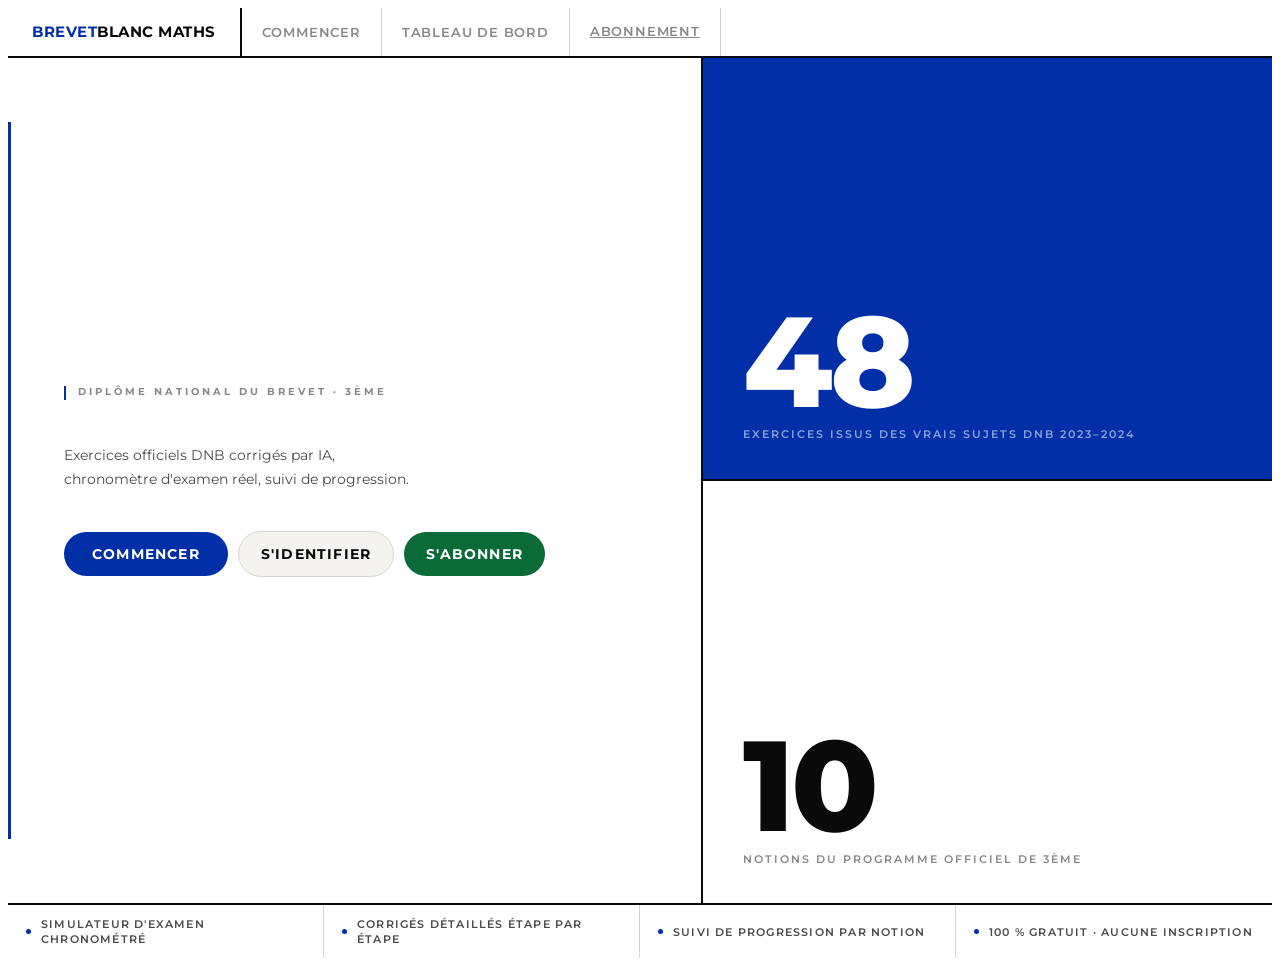
<file: index.html>
<!DOCTYPE html>
<html lang="fr">

<!-- ─────────────────────────────────────────────────────────────────
     SECTION 1 — HEAD
     ───────────────────────────────────────────────────────────────── -->
<head>
<meta charset="UTF-8">
<meta name="viewport" content="width=device-width, initial-scale=1.0">
<title>Brevet Blanc Maths – Exercices Corrigés en Ligne | 3ème</title>
<meta name="description" content="Préparez votre brevet blanc de maths avec des exercices interactifs corrigés par IA. Simulateur d'examen chronométré, corrigés détaillés, suivi de progression. Gratuit pour les élèves de 3ème.">
<link href="https://fonts.googleapis.com/css2?family=Montserrat:ital,wght@0,300;0,400;0,500;0,600;0,700;0,800;1,400;1,600&family=Source+Code+Pro:wght@400;500&display=swap" rel="stylesheet">
<link rel="stylesheet" href="style/style.css">
</head>

<!-- ─────────────────────────────────────────────────────────────────
     SECTION 3 — INDEX HTML
       3.1  Navigation globale
       3.2  Écran Landing (#screen-landing)
       3.3  Écran Setup (#screen-setup)
       3.4  Écran Examen (#screen-exam)
       3.5  Écran Résultats (#screen-results)
       3.6  Tableau de bord (#screen-dash)
     ───────────────────────────────────────────────────────────────── -->
<body>

<!-- ── 3.1  Navigation globale ──────────────────────────────────────
     Barre sticky en haut de toutes les vues.
     Logo cliquable → landing | Liens : Commencer, Tableau de bord
     ──────────────────────────────────────────────────────────────── -->
<nav class="gnav" id="gnav">
  <div class="gnav-logo" onclick="go('screen-landing','navLanding')"><em>Brevet</em> Blanc Maths</div>
  <div class="gnav-links">
    <button class="gnav-link" id="navSetup" onclick="go('screen-setup','navSetup')">Commencer</button>
    <button class="gnav-link" id="navDash" onclick="go('screen-dash','navDash');renderDash()">Tableau de bord</button>
    <a class="gnav-link" href="abonnement.html">Abonnement</a>
  </div>

     
</nav>

<!-- ── 3.2  Écran Landing ────────────────────────────────────────────
     Page d'accueil plein écran.
     Héro 2 colonnes :
       • Gauche : accroche, tagline, boutons CTA
       • Droite : 2 tuiles de chiffres clés (48 exos / 10 notions)
     Pied de page : bande 4 arguments produit
     ──────────────────────────────────────────────────────────────── -->
<div class="screen active" id="screen-landing">
<div class="lp">
  <div class="lp-hero">
    <!-- Colonne gauche : pitch principal -->
    <div class="lp-left">
      <span class="lp-kicker">Diplôme National du Brevet · 3ème</span>
      <p class="lp-tagline">Exercices officiels DNB corrigés par IA, chronomètre d'examen réel, suivi de progression.</p>
      <div class="lp-cta-row">
        <button class="btn btn-primary" style="padding:13px 28px;font-size:14px" onclick="go('screen-setup','navSetup')">Commencer</button>
        <button class="btn btn-light" style="padding:13px 22px;font-size:14px" onclick="alert('Fonctionnalité bientôt disponible.')">S'identifier</button>
        <button class="btn btn-primary" style="padding:13px 22px;font-size:14px;background:var(--green);border-color:var(--green)" onclick="alert('Fonctionnalité bientôt disponible.')">S'abonner</button>
      </div>
    </div>
    <!-- Colonne droite : tuiles statistiques -->
    <div class="lp-right">
      <div class="lp-tile">
        <div class="lp-tile-n">48</div>
        <div class="lp-tile-label">exercices issus des vrais sujets DNB 2023–2024</div>
      </div>
      <div class="lp-tile">
        <div class="lp-tile-n">10</div>
        <div class="lp-tile-label">notions du programme officiel de 3ème</div>
      </div>
    </div>
  </div>
  <!-- Bande d'arguments produit en bas de page -->
  <div class="lp-strip">
    <div class="lp-strip-item"><div class="lp-strip-dot"></div><div class="lp-strip-text">Simulateur d'examen chronométré</div></div>
    <div class="lp-strip-item"><div class="lp-strip-dot"></div><div class="lp-strip-text">Corrigés détaillés étape par étape</div></div>
    <div class="lp-strip-item"><div class="lp-strip-dot"></div><div class="lp-strip-text">Suivi de progression par notion</div></div>
    <div class="lp-strip-item"><div class="lp-strip-dot"></div><div class="lp-strip-text">100 % gratuit · aucune inscription</div></div>
  </div>
</div>
</div>

<!-- ── 3.3  Écran Setup ──────────────────────────────────────────────
     Configuration de l'épreuve avant de démarrer.
     • Hero bleu : titre + mini-stats (pts, durée)
     • Corps :
         - Sélection de la durée (chips radio)
         - Sélection des notions (grille multi-sélection)
         - Bouton "Démarrer le brevet"
     ──────────────────────────────────────────────────────────────── -->
<div class="screen" id="screen-setup">
  <!-- Hero de configuration (fond Klein Blue) -->
  <div class="setup-hero" style="flex-shrink:0">
    <div class="setup-hero-inner" style="max-width:920px;margin:0 auto;padding:28px 48px 20px">
      <div>
        <span class="setup-eyebrow">Nouveau brevet blanc</span>
        <h1 class="setup-h1">Choisissez votre<br><em>épreuve.</em></h1>
        <div class="setup-hero-meta">
          <span>100 points au total</span><span>Durée au choix</span><span>Notions ciblées</span>
        </div>
      </div>
      <!-- Mini-stats : points totaux + durée sélectionnée (mise à jour par JS) -->
      <div class="setup-stats">
        <div class="setup-stat"><div class="setup-stat-n">100</div><div class="setup-stat-l">points</div></div>
        <div class="setup-stat"><div class="setup-stat-n" id="setupTimerVal">2h</div><div class="setup-stat-l">durée choisie</div></div>
      </div>
    </div>
  </div>

  <!-- Corps scrollable du formulaire de setup -->
  <div class="setup-body" style="flex:1;overflow-y:auto;min-height:0">

    <!-- Bloc 1 : sélection de la durée -->
    <div class="setup-block">
      <div class="setup-block-title">Durée de l'épreuve</div>
      <div class="timer-row" id="timerRow">
        <!-- data-min : durée en minutes ; onclick : selTimer() met à jour selMin -->
        <div class="timer-chip sel" data-min="120" onclick="selTimer(this)">2h — Durée réelle</div>
        <div class="timer-chip" data-min="60" onclick="selTimer(this)">1 heure</div>
        <div class="timer-chip" data-min="30" onclick="selTimer(this)">30 min</div>
        <div class="timer-chip" data-min="10" onclick="selTimer(this)">10 min</div>
        <div class="timer-chip" data-min="5" onclick="selTimer(this)">5 min</div>
      </div>
    </div>

    <!-- Bloc 2 : sélection des notions (data-id utilisé par selChap()) -->
    <div class="setup-block">
      <div class="setup-block-title">Notions à travailler</div>
      <div class="chap-grid" id="chapGrid">
        <div class="chap-chip sel" data-id="all" onclick="selChap(this)"><div class="chk">✓</div><div><div class="ch-name">Toutes les notions</div><div class="ch-sub">Sujet complet type brevet</div></div></div>
        <div class="chap-chip" data-id="probabilites" onclick="selChap(this)"><div class="chk"></div><div><div class="ch-name">Probabilités</div><div class="ch-sub">Fréquences, événements</div></div></div>
        <div class="chap-chip" data-id="proportionnalite" onclick="selChap(this)"><div class="chk"></div><div><div class="ch-name">Proportionnalité</div><div class="ch-sub">Tableaux, pourcentages</div></div></div>
        <div class="chap-chip" data-id="statistiques" onclick="selChap(this)"><div class="chk"></div><div><div class="ch-name">Statistiques</div><div class="ch-sub">Moyenne, médiane, étendue</div></div></div>
        <div class="chap-chip" data-id="geometrie" onclick="selChap(this)"><div class="chk"></div><div><div class="ch-name">Géométrie</div><div class="ch-sub">Pythagore, Thalès, angles</div></div></div>
        <div class="chap-chip" data-id="algebre" onclick="selChap(this)"><div class="chk"></div><div><div class="ch-name">Algèbre &amp; Fonctions</div><div class="ch-sub">Équations, fonctions affines</div></div></div>
        <div class="chap-chip" data-id="arithmetique" onclick="selChap(this)"><div class="chk"></div><div><div class="ch-name">Arithmétique</div><div class="ch-sub">PGCD, PPCM, nombres premiers</div></div></div>
        <div class="chap-chip" data-id="volumes" onclick="selChap(this)"><div class="chk"></div><div><div class="ch-name">Volumes &amp; Grandeurs</div><div class="ch-sub">Solides, unités</div></div></div>
        <div class="chap-chip" data-id="puissances" onclick="selChap(this)"><div class="chk"></div><div><div class="ch-name">Puissances</div><div class="ch-sub">Notation scientifique</div></div></div>
        <div class="chap-chip" data-id="algorithmique" onclick="selChap(this)"><div class="chk"></div><div><div class="ch-name">Algorithmique</div><div class="ch-sub">Scratch, programmes</div></div></div>
        <div class="chap-chip" data-id="situations" onclick="selChap(this)"><div class="chk"></div><div><div class="ch-name">QCM &amp; Situations</div><div class="ch-sub">Exercices multi-notions</div></div></div>
      </div>
    </div>

    <!-- CTA : lancer l'examen -->
    <div class="setup-cta">
      <button class="btn btn-dark" style="padding:13px 32px;font-size:14px" onclick="startExam()">Démarrer le brevet</button>
    </div>
  </div>
</div>

<!-- ── 3.4  Écran Examen ─────────────────────────────────────────────
     Cœur de l'application.
     Structure :
       • Bandeau sticky (titre, chrono, score live, bouton Terminer)
       • Barre de progression
       • Pills de navigation entre exercices
       • Zone principale : spinner puis exercices injectés par JS (renderExam())
       • Pied de page : score total courant
     Les exercices et questions sont générés dynamiquement via renderExam().
     ──────────────────────────────────────────────────────────────── -->
<div class="screen" id="screen-exam">

  <!-- Bandeau sticky -->
  <div class="exam-top">
    <div class="exam-top-inner">
      <div class="exam-title-wrap">
        <h2>Brevet Blanc — Mathématiques</h2>
        <!-- Notions de l'épreuve en cours (injecté par JS) -->
        <div class="sub" id="examSub">Chargement…</div>
      </div>
      <div class="timer-block">
        <!-- Chronomètre (mis à jour chaque seconde par startTimer()) -->
        <div>
          <div class="timer-face" id="timerFace">02:00:00</div>
          <div style="font-size:9px;letter-spacing:2px;text-transform:uppercase;color:rgba(255,255,255,.28);text-align:center;margin-top:2px">Temps restant</div>
        </div>
        <!-- Score live (mis à jour à chaque validation) -->
        <div class="live-sc-box">
          <div style="display:flex;align-items:baseline;gap:3px;justify-content:flex-end">
            <div class="live-sc-num" id="liveSc">0</div>
            <span class="live-sc-denom" id="liveScMax">/0</span>
          </div>
          <div class="live-sc-lbl">points</div>
        </div>
        <!-- Bouton "Terminer" — activé uniquement quand toutes les questions sont validées -->
        <button class="btn-end" id="btnEnd" onclick="endExam()" disabled title="Validez toutes vos réponses pour terminer">Terminer</button>
      </div>
    </div>
  </div>

  <!-- Barre de progression (largeur mise à jour par updateLive()) -->
  <div class="exam-progress-bar"><div class="exam-progress-fill" id="examProgressFill"></div></div>

  <!-- Navigation rapide entre exercices (injectée par renderExam()) -->
  <div class="pills-bar"><div class="pills-bar-inner" id="pillsBar"></div></div>

  <!-- Zone principale : spinner puis exercices -->
  <div class="exam-main">
    <div class="loading-box" id="loadingBox">
      <div class="spinner"></div>
      <p>Génération des exercices…</p>
    </div>
    <!-- Les exercices sont injectés ici par renderExam() -->
    <div id="exContainer"></div>

    <!-- Pied de page avec score courant (affiché après chargement) -->
    <div class="exam-footer" id="examFooter" style="display:none">
      <div>
        <div style="font-size:10px;letter-spacing:3px;text-transform:uppercase;color:var(--ink5);font-weight:600;margin-bottom:4px">Total provisoire</div>
        <p style="font-size:13px;font-style:italic;color:var(--ink4)">Validez vos réponses pour calculer votre score</p>
      </div>
      <div class="footer-score-wrap">
        <div class="footer-score"><span id="footerSc">0</span><sub> pts</sub></div>
        <div class="footer-bar-track"><div class="footer-bar-fill" id="footerBarFill"></div></div>
      </div>
    </div>
  </div>
</div>

<!-- ── 3.5  Écran Résultats ──────────────────────────────────────────
     Affiché à la fin de l'examen via endExam().
     Structure :
       • Hero sombre : score /100, mention, barres (correct/partiel/faux)
       • Commentaire IA personnalisé (généré par generateComment())
       • Bandeau CTA : nouveau brevet / tableau de bord / voir détail
       • Grille 3 colonnes :
           – Score par notion (bdown-row)
           – Points à retravailler (err-card)
           – Conseils IA (générés par generateAdvice())
     ──────────────────────────────────────────────────────────────── -->
<div class="screen" id="screen-results">

  <!-- Hero : score géant + stats -->
  <div class="res-hero">
    <div class="res-hero-inner">
      <div class="res-score-col">
        <div class="res-eyebrow">Brevet Blanc · Résultats</div>
        <!-- Score sur 100 (injecté par endExam()) -->
        <div class="res-score" id="resScore">—<span>/100</span></div>
        <!-- Mention (Très Bien, Bien…) -->
        <div class="res-mention" id="resMention"></div>
        <!-- Barre de score animée -->
        <div class="res-bar-wrap"><div class="res-bar" id="resBar" style="width:0%"></div></div>
      </div>
      <!-- Compteurs correct / partiel / faux -->
      <div class="res-stats-col">
        <div class="res-stat-box"><div class="res-stat-n" id="resCorrect">—</div><div class="res-stat-l">Correctes</div></div>
        <div class="res-stat-box partial"><div class="res-stat-n" id="resPartial">—</div><div class="res-stat-l">Partielles</div></div>
        <div class="res-stat-box wrong"><div class="res-stat-n" id="resWrong">—</div><div class="res-stat-l">Incorrectes</div></div>
      </div>
    </div>

    <!-- Commentaire IA (chargé de manière asynchrone) -->
    <div class="res-comment-wrap">
      <div class="res-hero-inner" style="padding-top:0;padding-bottom:36px">
        <div id="resComment" class="res-comment">
          <span class="mini-sp" style="width:14px;height:14px;border-width:2px;border-top-color:rgba(255,255,255,.6);border-color:rgba(255,255,255,.2)"></span>
          <span style="font-family:'Montserrat',sans-serif;font-size:12px;font-weight:600;letter-spacing:1.5px;text-transform:uppercase;color:rgba(255,255,255,.4)">Analyse en cours…</span>
        </div>
      </div>
    </div>
  </div>

  <!-- Bandeau CTA -->
  <div class="res-cta-top">
    <div class="res-hero-inner" style="padding:20px 48px">
      <button class="btn btn-primary" onclick="go('screen-setup','navSetup')">Nouveau brevet</button>
      <button class="btn btn-light" onclick="go('screen-dash','navDash');renderDash()">Tableau de bord</button>
      <button class="btn btn-ghost" onclick="document.getElementById('res-details').scrollIntoView({behavior:'smooth'})">Voir le détail ↓</button>
    </div>
  </div>

  <!-- Grille détails résultats (3 colonnes) -->
  <div class="res-main" id="res-details">
    <!-- Col 1 : Score par notion (injecté par endExam()) -->
    <div class="res-col"><div class="res-col-title">Score par notion</div><div id="resByNotion"></div></div>
    <!-- Col 2 : Erreurs détaillées (injecté par endExam()) -->
    <div class="res-col"><div class="res-col-title">Points à retravailler</div><div id="resErrors"></div></div>
    <!-- Col 3 : Conseils IA (injecté par generateAdvice()) -->
    <div class="res-col res-col-advice"><div class="res-col-title">Conseils de révision</div><div id="resAdvice"><div class="advice-loading"><span class="mini-sp" style="width:14px;height:14px;border-width:2px"></span><span>Chargement…</span></div></div></div>
  </div>

  <!-- Pied de page résultats -->
  <div class="res-footer">
    <button class="btn btn-primary" onclick="go('screen-setup','navSetup')">Nouveau brevet</button>
    <button class="btn btn-light" onclick="go('screen-dash','navDash');renderDash()">Tableau de bord</button>
  </div>
</div>

<!-- ── 3.6  Tableau de bord ──────────────────────────────────────────
     Vue statistiques multi-sessions.
     Structure (générée par renderDash()) :
       • Bandeau titre
       • Corps :
           - Ligne de cartes statistiques (#dashStats)
           - Graphique progression des scores (#chartSection)
           - Grille 3 colonnes :
               · Historique des sessions
               · Notions faibles (barres horizontales)
               · Conseils IA globaux (#dashAdvice)
     ──────────────────────────────────────────────────────────────── -->
<div class="screen" id="screen-dash">

  <!-- Bandeau titre -->
  <div class="dash-banner">
    <div class="dash-banner-inner" style="padding:36px 48px 28px">
      <span style="color:rgba(255,255,255,.3);font-family:'Montserrat',sans-serif;font-size:10px;letter-spacing:4px;text-transform:uppercase;font-weight:700;display:block;margin-bottom:8px">Votre espace</span>
      <h2 style="font-family:'Montserrat',sans-serif;font-size:clamp(36px,5vw,56px);font-weight:900;letter-spacing:-1.5px;text-transform:uppercase;color:#fff;line-height:.92;margin:0">Tableau de <em style="font-style:normal;color:rgba(150,180,255,.85)">bord</em></h2>
    </div>
  </div>

  <!-- Corps du dashboard (entièrement injecté par renderDash()) -->
  <div class="dash-body">
    <!-- Cartes statistiques (nb sessions, moyenne, meilleur score, évolution, dernière mention) -->
    <div class="stat-row" id="dashStats"></div>
    <!-- Graphique barres (visible si ≥ 2 sessions) -->
    <div class="chart-section" id="chartSection" style="display:none;margin-bottom:32px">
      <div class="chart-wrap" id="chartWrap"></div>
    </div>
    <!-- Grille 3 colonnes : historique / points faibles / conseils -->
    <div style="display:grid;grid-template-columns:1.2fr 1fr 1.1fr;gap:36px;align-items:start" id="dashGrid"></div>
  </div>
</div>

<!-- ─────────────────────────────────────────────────────────────────
     SCRIPTS — chargés en fin de body pour garantir que le DOM est prêt
     Ordre important : Exercices.js (BANK) doit être chargé AVANT app.js
     ───────────────────────────────────────────────────────────────── -->
<script src="script/exercices.js"></script>
<script src="script/app.js"></script>



     
</body>
</html>
</file>
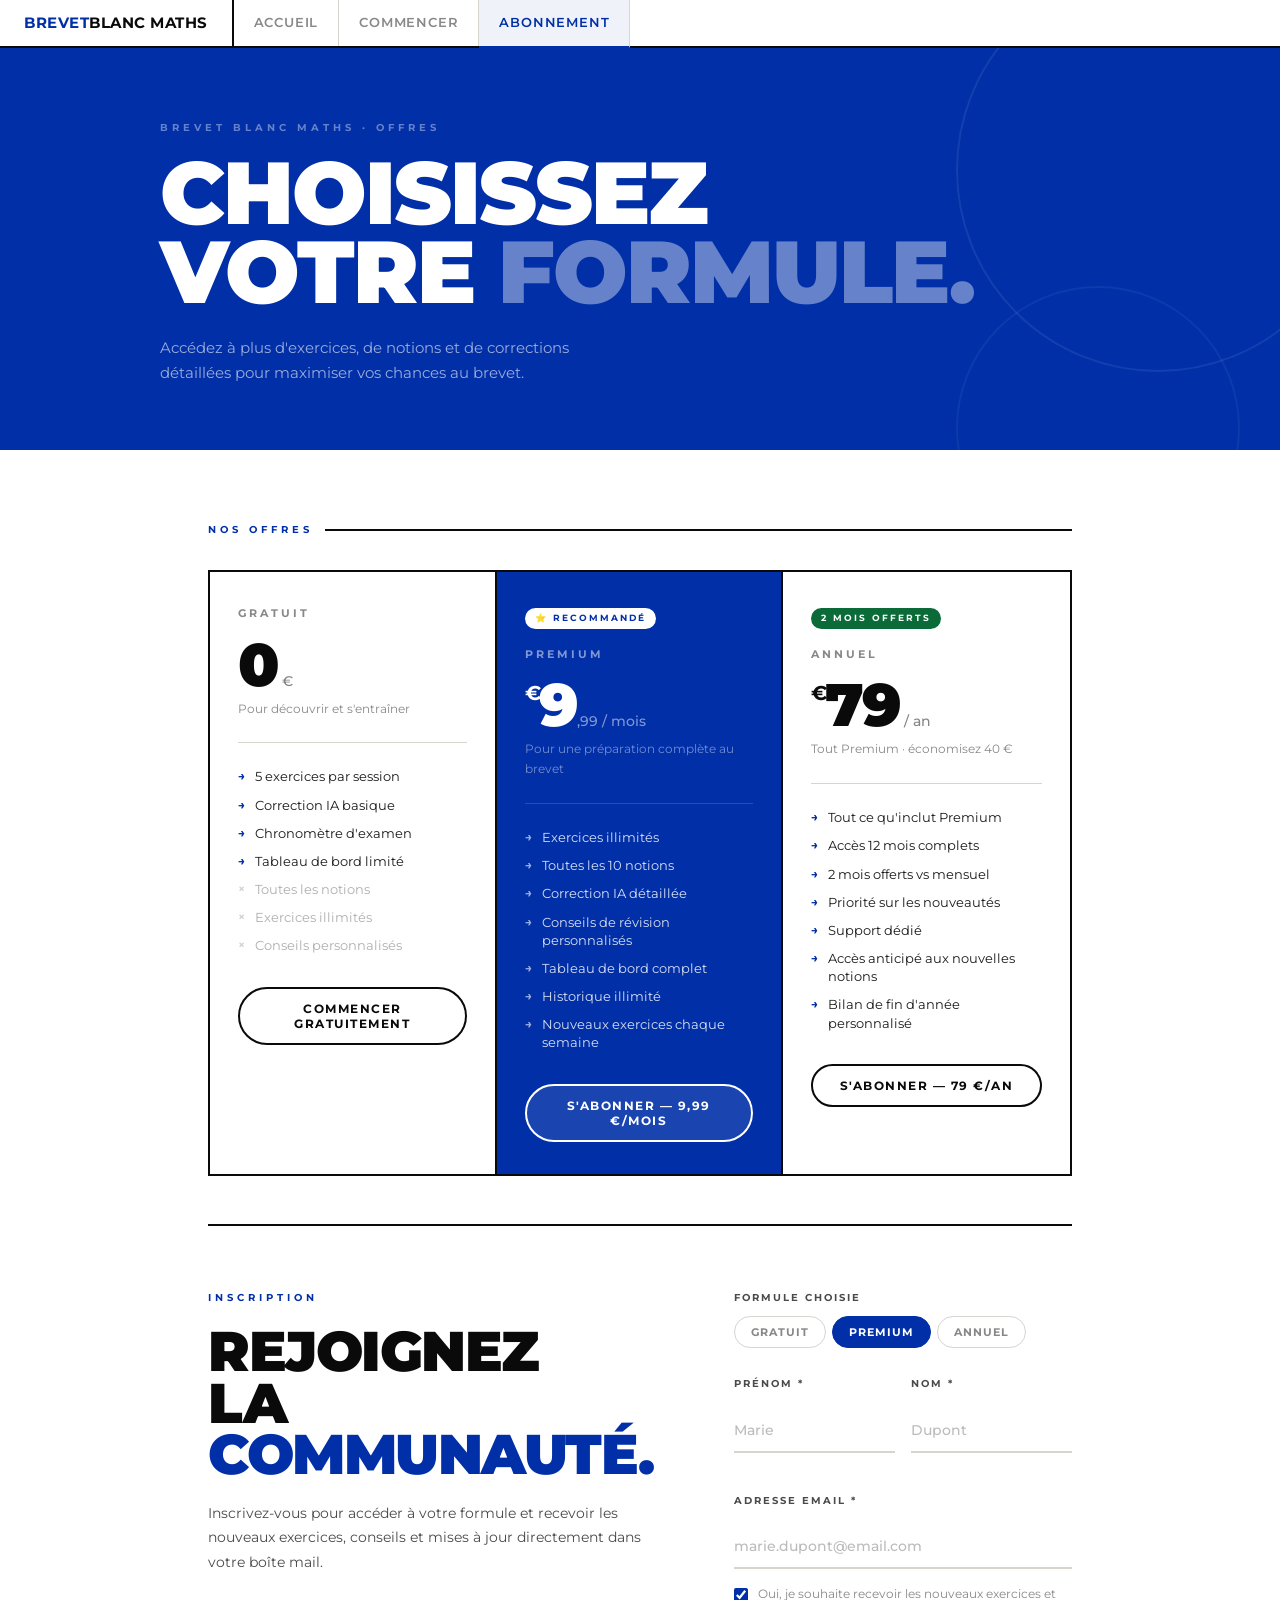
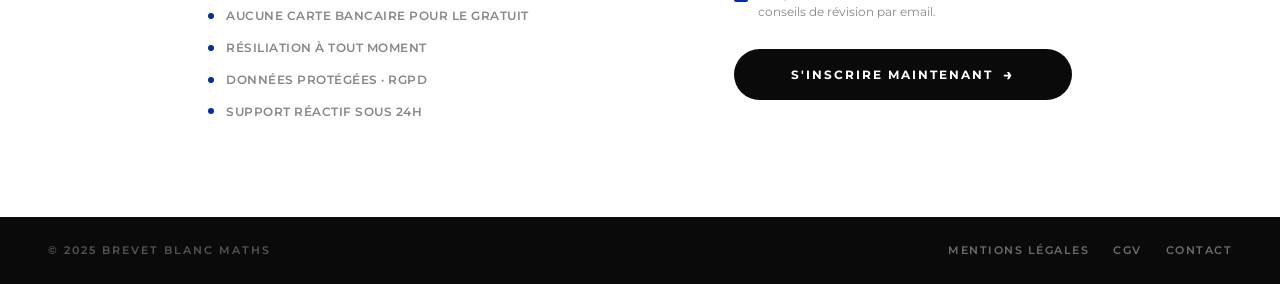
<file: abonnement.html>
<!DOCTYPE html>
<html lang="fr">
<head>
<meta charset="UTF-8">
<meta name="viewport" content="width=device-width, initial-scale=1.0">
<title>Abonnement — Brevet Blanc Maths</title>
<link href="https://fonts.googleapis.com/css2?family=Montserrat:ital,wght@0,300;0,400;0,500;0,600;0,700;0,800;0,900;1,400;1,800&family=Source+Code+Pro:wght@400;500&display=swap" rel="stylesheet">
<style>
*{margin:0;padding:0;box-sizing:border-box}
html{scroll-behavior:smooth}
body{background:#fff;color:#0a0a0a;font-family:'Montserrat',sans-serif;font-size:15px;line-height:1.65;-webkit-font-smoothing:antialiased}

:root{
  --k:#002FA7;--k1:#0038CC;--k-bg:rgba(0,47,167,.06);--k-bd:rgba(0,47,167,.18);
  --ink:#0a0a0a;--ink2:#1a1a1a;--ink3:#4a4a4a;--ink4:#888;--ink5:#bbb;
  --rule:#d8d4cf;--rule2:#e8e4df;--bg:#fff;--bg2:#f5f3ef;--bg3:#eeebe6;
  --green:#0a6b38;--amber:#8a5c00;--red:#be2e27;
}

/* ── NAV ── */
.gnav{position:sticky;top:0;z-index:300;background:#fff;border-bottom:2px solid var(--ink);display:flex;align-items:stretch;height:48px}
.gnav-logo{font-size:15px;font-weight:700;letter-spacing:.5px;text-transform:uppercase;color:var(--ink);cursor:pointer;padding:0 24px;display:flex;align-items:center;border-right:2px solid var(--ink);white-space:nowrap;transition:background .1s;text-decoration:none}
.gnav-logo em{font-style:normal;color:var(--k)}
.gnav-logo:hover{background:var(--k);color:#fff}
.gnav-logo:hover em{color:#fff}
.gnav-links{display:flex;align-items:stretch;flex:1}
.gnav-link{display:flex;align-items:center;padding:0 20px;font-size:13px;font-weight:600;letter-spacing:.8px;text-transform:uppercase;color:var(--ink4);background:none;border:none;border-right:1px solid var(--rule);cursor:pointer;transition:all .1s;white-space:nowrap;text-decoration:none}
.gnav-link:hover{color:var(--ink);background:var(--bg2)}
.gnav-link.active{color:var(--k);background:var(--k-bg);border-bottom:2px solid var(--k);margin-bottom:-2px}

/* ── HERO ── */
.hero{background:var(--k);padding:72px 48px 64px;position:relative;overflow:hidden}
.hero::before{content:'';position:absolute;right:-80px;top:-80px;width:400px;height:400px;border:2px solid rgba(255,255,255,.08);border-radius:50%}
.hero::after{content:'';position:absolute;right:40px;bottom:-120px;width:280px;height:280px;border:2px solid rgba(255,255,255,.05);border-radius:50%}
.hero-inner{max-width:960px;margin:0 auto;position:relative;z-index:1}
.hero-eyebrow{font-size:10px;font-weight:700;letter-spacing:4px;text-transform:uppercase;color:rgba(255,255,255,.4);display:block;margin-bottom:16px}
.hero-h1{font-size:clamp(48px,7vw,88px);font-weight:900;letter-spacing:-2px;line-height:.9;text-transform:uppercase;color:#fff;margin-bottom:24px}
.hero-h1 em{font-style:normal;color:rgba(255,255,255,.4)}
.hero-sub{font-size:15px;font-weight:400;color:rgba(255,255,255,.6);max-width:480px;line-height:1.7}

/* ── PLANS ── */
.plans-section{max-width:960px;margin:0 auto;padding:72px 48px 48px}
.section-eyebrow{font-size:10px;font-weight:700;letter-spacing:4px;text-transform:uppercase;color:var(--k);margin-bottom:32px;display:flex;align-items:center;gap:12px}
.section-eyebrow::after{content:'';flex:1;height:2px;background:var(--ink)}
.plans-grid{display:grid;grid-template-columns:repeat(3,1fr);gap:0;border:2px solid var(--ink)}

.plan{padding:32px 28px;border-right:2px solid var(--ink);position:relative;transition:background .15s}
.plan:last-child{border-right:none}
.plan.featured{background:var(--k)}
.plan-badge{display:inline-block;font-size:9px;font-weight:700;letter-spacing:2px;text-transform:uppercase;padding:3px 10px;background:var(--ink);color:#fff;margin-bottom:16px;border-radius:100px}
.plan.featured .plan-badge{background:#fff;color:var(--k)}
.plan-name{font-size:11px;font-weight:700;letter-spacing:3px;text-transform:uppercase;color:var(--ink4);margin-bottom:12px}
.plan.featured .plan-name{color:rgba(255,255,255,.5)}
.plan-price{font-size:clamp(40px,5vw,60px);font-weight:900;letter-spacing:-2px;line-height:1;color:var(--ink);margin-bottom:4px}
.plan.featured .plan-price{color:#fff}
.plan-price sup{font-size:20px;font-weight:700;vertical-align:top;margin-top:8px;display:inline-block}
.plan-price span{font-size:14px;font-weight:500;opacity:.5;letter-spacing:0}
.plan-desc{font-size:12px;color:var(--ink4);margin-bottom:24px;padding-bottom:24px;border-bottom:1px solid var(--rule)}
.plan.featured .plan-desc{color:rgba(255,255,255,.45);border-bottom-color:rgba(255,255,255,.15)}
.plan-features{list-style:none;display:flex;flex-direction:column;gap:10px;margin-bottom:32px}
.plan-features li{font-size:13px;color:var(--ink2);display:flex;align-items:flex-start;gap:10px;line-height:1.4}
.plan.featured .plan-features li{color:rgba(255,255,255,.85)}
.plan-features li::before{content:'→';color:var(--k);font-weight:700;flex-shrink:0;font-size:12px;margin-top:1px}
.plan.featured .plan-features li::before{color:rgba(255,255,255,.6)}
.plan-features li.disabled{opacity:.35}
.plan-features li.disabled::before{content:'×';color:var(--ink4)}
.plan-cta{display:block;width:100%;padding:12px 20px;font-family:'Montserrat',sans-serif;font-size:12px;font-weight:700;letter-spacing:1.5px;text-transform:uppercase;border:2px solid var(--ink);background:none;color:var(--ink);cursor:pointer;transition:all .15s;text-align:center;border-radius:100px}
.plan-cta:hover{background:var(--ink);color:#fff}
.plan.featured .plan-cta{border-color:#fff;color:#fff;background:rgba(255,255,255,.1)}
.plan.featured .plan-cta:hover{background:#fff;color:var(--k)}

/* ── SEPARATOR ── */
.sep{max-width:960px;margin:0 auto;padding:0 48px}
.sep-line{height:2px;background:var(--ink)}

/* ── FORM SECTION ── */
.form-section{max-width:960px;margin:0 auto;padding:64px 48px 96px;display:grid;grid-template-columns:1fr 1fr;gap:80px;align-items:start}
.form-left{}
.form-eyebrow{font-size:10px;font-weight:700;letter-spacing:4px;text-transform:uppercase;color:var(--k);margin-bottom:20px;display:block}
.form-h2{font-size:clamp(36px,5vw,56px);font-weight:900;letter-spacing:-1.5px;line-height:.92;text-transform:uppercase;color:var(--ink);margin-bottom:20px}
.form-h2 em{font-style:normal;color:var(--k)}
.form-desc{font-size:14px;color:var(--ink3);line-height:1.75;margin-bottom:32px}
.form-reassurance{display:flex;flex-direction:column;gap:12px}
.reassurance-item{display:flex;align-items:center;gap:12px;font-size:12px;font-weight:600;letter-spacing:.5px;text-transform:uppercase;color:var(--ink4)}
.reassurance-item::before{content:'';width:6px;height:6px;background:var(--k);border-radius:50%;flex-shrink:0}

/* Form right */
.form-right{}
.form-plan-select{margin-bottom:28px}
.form-label{font-size:10px;font-weight:700;letter-spacing:2px;text-transform:uppercase;color:var(--ink3);display:block;margin-bottom:10px}
.plan-pills{display:flex;gap:6px}
.plan-pill{padding:8px 16px;font-family:'Montserrat',sans-serif;font-size:11px;font-weight:700;letter-spacing:1px;text-transform:uppercase;border:1.5px solid var(--rule);background:none;color:var(--ink4);cursor:pointer;transition:all .1s;border-radius:100px}
.plan-pill:hover{border-color:var(--ink);color:var(--ink)}
.plan-pill.active{background:var(--k);border-color:var(--k);color:#fff}

.form-row{display:grid;grid-template-columns:1fr 1fr;gap:16px;margin-bottom:16px}
.form-group{display:flex;flex-direction:column;gap:6px;margin-bottom:16px}
.form-group:last-of-type{margin-bottom:24px}
.form-input{padding:12px 0;font-family:'Montserrat',sans-serif;font-size:14px;font-weight:500;color:var(--ink);background:none;border:none;border-bottom:2px solid var(--rule);outline:none;transition:border-color .15s;width:100%}
.form-input:focus{border-bottom-color:var(--k)}
.form-input::placeholder{color:var(--ink5)}
.form-check{display:flex;align-items:flex-start;gap:10px;margin-bottom:28px}
.form-check input{width:14px;height:14px;margin-top:3px;accent-color:var(--k);flex-shrink:0;cursor:pointer}
.form-check label{font-size:12px;color:var(--ink4);line-height:1.5;cursor:pointer}
.form-submit{width:100%;padding:16px 32px;font-family:'Montserrat',sans-serif;font-size:12px;font-weight:700;letter-spacing:2px;text-transform:uppercase;background:var(--ink);color:#fff;border:none;cursor:pointer;transition:background .15s;display:flex;align-items:center;justify-content:center;gap:10px;border-radius:100px}
.form-submit:hover{background:var(--k)}
.form-submit .arrow{font-size:16px;transition:transform .15s}
.form-submit:hover .arrow{transform:translateX(4px)}

/* Success state */
.form-success{display:none;text-align:center;padding:48px 32px;background:var(--k-bg);border:2px solid var(--k-bd)}
.form-success .check{font-size:40px;margin-bottom:16px}
.form-success h3{font-size:18px;font-weight:800;text-transform:uppercase;letter-spacing:-0.5px;color:var(--k);margin-bottom:8px}
.form-success p{font-size:13px;color:var(--ink3)}

/* ── FOOTER ── */
.footer{background:var(--ink);padding:24px 48px;display:flex;align-items:center;justify-content:space-between}
.footer-text{font-size:11px;font-weight:600;letter-spacing:2px;text-transform:uppercase;color:rgba(255,255,255,.3)}
.footer-links{display:flex;gap:24px}
.footer-link{font-size:11px;font-weight:600;letter-spacing:1.5px;text-transform:uppercase;color:rgba(255,255,255,.4);text-decoration:none;transition:color .1s}
.footer-link:hover{color:#fff}

/* ── RESPONSIVE ── */
@media(max-width:760px){
  .plans-grid{grid-template-columns:1fr}
  .plan{border-right:none;border-bottom:2px solid var(--ink)}
  .plan:last-child{border-bottom:none}
  .form-section{grid-template-columns:1fr;gap:40px;padding:48px 24px 64px}
  .plans-section{padding:48px 24px 32px}
  .hero{padding:48px 24px 40px}
  .form-row{grid-template-columns:1fr}
  .footer{flex-direction:column;gap:16px;text-align:center}
}

/* Animations */
@keyframes fadeUp{from{opacity:0;transform:translateY(20px)}to{opacity:1;transform:translateY(0)}}
.hero-inner{animation:fadeUp .4s ease both}
.plans-section{animation:fadeUp .4s .1s ease both}
</style>
</head>
<body>

<!-- NAV -->
<nav class="gnav">
  <a class="gnav-logo" href="index.html"><em>Brevet</em> Blanc Maths</a>
  <div class="gnav-links">
    <a class="gnav-link" href="index.html">Accueil</a>
    <a class="gnav-link" href="index.html#setup">Commencer</a>
    <a class="gnav-link active" href="abonnement.html">Abonnement</a>
  </div>
</nav>

<!-- HERO -->
<div class="hero">
  <div class="hero-inner">
    <span class="hero-eyebrow">Brevet Blanc Maths · Offres</span>
    <h1 class="hero-h1">Choisissez<br>votre <em>formule.</em></h1>
    <p class="hero-sub">Accédez à plus d'exercices, de notions et de corrections détaillées pour maximiser vos chances au brevet.</p>
  </div>
</div>

<!-- PLANS -->
<div class="plans-section">
  <div class="section-eyebrow">Nos offres</div>
  <div class="plans-grid">

    <!-- Gratuit -->
    <div class="plan">
      <div class="plan-name">Gratuit</div>
      <div class="plan-price">0<span> €</span></div>
      <div class="plan-desc">Pour découvrir et s'entraîner</div>
      <ul class="plan-features">
        <li>5 exercices par session</li>
        <li>Correction IA basique</li>
        <li>Chronomètre d'examen</li>
        <li>Tableau de bord limité</li>
        <li class="disabled">Toutes les notions</li>
        <li class="disabled">Exercices illimités</li>
        <li class="disabled">Conseils personnalisés</li>
      </ul>
      <button class="plan-cta" onclick="selectPlan('Gratuit')">Commencer gratuitement</button>
    </div>

    <!-- Premium — featured -->
    <div class="plan featured">
      <div class="plan-badge">⭐ Recommandé</div>
      <div class="plan-name">Premium</div>
      <div class="plan-price"><sup>€</sup>9<span>,99 / mois</span></div>
      <div class="plan-desc">Pour une préparation complète au brevet</div>
      <ul class="plan-features">
        <li>Exercices illimités</li>
        <li>Toutes les 10 notions</li>
        <li>Correction IA détaillée</li>
        <li>Conseils de révision personnalisés</li>
        <li>Tableau de bord complet</li>
        <li>Historique illimité</li>
        <li>Nouveaux exercices chaque semaine</li>
      </ul>
      <button class="plan-cta" onclick="selectPlan('Premium')">S'abonner — 9,99 €/mois</button>
    </div>

    <!-- Annuel -->
    <div class="plan">
      <div class="plan-badge" style="background:var(--green)">2 mois offerts</div>
      <div class="plan-name">Annuel</div>
      <div class="plan-price"><sup>€</sup>79<span> / an</span></div>
      <div class="plan-desc">Tout Premium · économisez 40 €</div>
      <ul class="plan-features">
        <li>Tout ce qu'inclut Premium</li>
        <li>Accès 12 mois complets</li>
        <li>2 mois offerts vs mensuel</li>
        <li>Priorité sur les nouveautés</li>
        <li>Support dédié</li>
        <li>Accès anticipé aux nouvelles notions</li>
        <li>Bilan de fin d'année personnalisé</li>
      </ul>
      <button class="plan-cta" onclick="selectPlan('Annuel')">S'abonner — 79 €/an</button>
    </div>

  </div>
</div>

<!-- SEPARATOR -->
<div class="sep"><div class="sep-line"></div></div>

<!-- FORM SECTION -->
<div class="form-section">

  <!-- Left -->
  <div class="form-left">
    <span class="form-eyebrow">Inscription</span>
    <h2 class="form-h2">Rejoignez<br>la <em>communauté.</em></h2>
    <p class="form-desc">Inscrivez-vous pour accéder à votre formule et recevoir les nouveaux exercices, conseils et mises à jour directement dans votre boîte mail.</p>
    <div class="form-reassurance">
      <div class="reassurance-item">Aucune carte bancaire pour le gratuit</div>
      <div class="reassurance-item">Résiliation à tout moment</div>
      <div class="reassurance-item">Données protégées · RGPD</div>
      <div class="reassurance-item">Support réactif sous 24h</div>
    </div>
  </div>

  <!-- Right — Form -->
  <div class="form-right">

    <!-- Plan selector -->
    <div class="form-plan-select">
      <label class="form-label">Formule choisie</label>
      <div class="plan-pills">
        <button class="plan-pill" id="pill-Gratuit" onclick="selectPlan('Gratuit')">Gratuit</button>
        <button class="plan-pill active" id="pill-Premium" onclick="selectPlan('Premium')">Premium</button>
        <button class="plan-pill" id="pill-Annuel" onclick="selectPlan('Annuel')">Annuel</button>
      </div>
    </div>

    <!-- Form -->
    <div id="inscriptionForm">
      <div class="form-row">
        <div class="form-group">
          <label class="form-label">Prénom *</label>
          <input class="form-input" type="text" id="prenom" placeholder="Marie" required>
        </div>
        <div class="form-group">
          <label class="form-label">Nom *</label>
          <input class="form-input" type="text" id="nom" placeholder="Dupont" required>
        </div>
      </div>
      <div class="form-group">
        <label class="form-label">Adresse email *</label>
        <input class="form-input" type="email" id="email" placeholder="marie.dupont@email.com" required>
      </div>
      <div class="form-check">
        <input type="checkbox" id="newsletter" checked>
        <label for="newsletter">Oui, je souhaite recevoir les nouveaux exercices et conseils de révision par email.</label>
      </div>
      <button class="form-submit" onclick="submitForm()">
        <span>S'inscrire maintenant</span>
        <span class="arrow">→</span>
      </button>
    </div>

    <!-- Success -->
    <div class="form-success" id="formSuccess">
      <div class="check">✓</div>
      <h3>Inscription confirmée !</h3>
      <p id="successMsg">Bienvenue ! Vous recevrez un email de confirmation sous peu.</p>
    </div>

  </div>
</div>

<!-- FOOTER -->
<footer class="footer">
  <div class="footer-text">© 2025 Brevet Blanc Maths</div>
  <div class="footer-links">
    <a class="footer-link" href="#">Mentions légales</a>
    <a class="footer-link" href="#">CGV</a>
    <a class="footer-link" href="#">Contact</a>
  </div>
</footer>

<script>
let selectedPlan = 'Premium';

function selectPlan(plan) {
  selectedPlan = plan;
  document.querySelectorAll('.plan-pill').forEach(p => p.classList.remove('active'));
  const pill = document.getElementById('pill-' + plan);
  if (pill) pill.classList.add('active');
  // Scroll to form
  document.querySelector('.form-section').scrollIntoView({behavior:'smooth', block:'start'});
}

function submitForm() {
  const prenom = document.getElementById('prenom').value.trim();
  const nom = document.getElementById('nom').value.trim();
  const email = document.getElementById('email').value.trim();

  if (!prenom) { alert('Veuillez entrer votre prénom.'); return; }
  if (!nom) { alert('Veuillez entrer votre nom.'); return; }
  if (!email || !email.includes('@')) { alert('Veuillez entrer un email valide.'); return; }

  // Hide form, show success
  document.getElementById('inscriptionForm').style.display = 'none';
  const success = document.getElementById('formSuccess');
  success.style.display = 'block';

  const msgs = {
    'Gratuit': `Bienvenue ${prenom} ! Votre compte gratuit est prêt. Commencez à vous entraîner dès maintenant.`,
    'Premium': `Bienvenue ${prenom} ! Votre abonnement Premium est activé. Vous recevrez un email de confirmation à ${email}.`,
    'Annuel': `Bienvenue ${prenom} ! Votre abonnement Annuel est activé. Profitez de 12 mois d'accès complet.`
  };
  document.getElementById('successMsg').textContent = msgs[selectedPlan] || msgs['Premium'];
}
</script>

</body>
</html>
</file>
<file: style/style.css>
Style · CSS
Copier

/* ══════════════════════════════════════════════════════════════════
   STYLE.CSS — Brevet Blanc Maths
   ══════════════════════════════════════════════════════════════════ */

/* ── 2.1  Reset & base typographique ─────────────────────────────── */
*{margin:0;padding:0;box-sizing:border-box}
html{scroll-behavior:smooth}
body{background:#fff;color:#0a0a0a;font-family:'Montserrat',sans-serif;font-size:15px;line-height:1.65;min-height:100vh;-webkit-font-smoothing:antialiased;}
.screen{display:none;min-height:100vh;animation:pgIn .18s ease}
.screen.active{display:block}
@keyframes pgIn{from{opacity:0}to{opacity:1}}

/* ── 2.2  Variables CSS ───────────────────────────────────────────── */
:root{
  --k:#002FA7;--k1:#0038CC;--k-bg:rgba(0,47,167,.06);--k-bd:rgba(0,47,167,.18);
  --ink:#0a0a0a;--ink2:#1a1a1a;--ink3:#4a4a4a;--ink4:#888;--ink5:#bbb;
  --rule:#d8d4cf;--rule2:#e8e4df;--bg:#fff;--bg2:#f5f3ef;--bg3:#eeebe6;
  --green:#0a6b38;--green2:rgba(10,107,56,.08);--amber:#8a5c00;--amber2:rgba(138,92,0,.10);--red:#be2e27;--red2:rgba(190,46,39,.08);
  --cream:var(--bg2);--paper2:var(--bg3);--navy:var(--k);--navy2:var(--k-bg);--navy3:var(--k-bd);
  --border:var(--rule);--border2:var(--rule2);--gold:var(--amber);--gold2:var(--amber2);
  --shadow:rgba(0,0,0,.07);--shadow2:rgba(0,0,0,.035);--blue:var(--k);--blue2:var(--k-bg);--blue3:var(--k-bd);--klein:var(--k);
}

/* ── 2.3  Navigation globale ─────────────────────────────────────── */
.gnav{position:sticky;top:0;z-index:300;background:#fff;border-bottom:2px solid var(--ink);display:flex;align-items:stretch;height:48px;padding:0;}
.gnav-logo{font-family:'Montserrat',sans-serif;font-size:15px;font-weight:700;letter-spacing:.5px;text-transform:uppercase;color:var(--ink);cursor:pointer;padding:0 24px;display:flex;align-items:center;border-right:2px solid var(--ink);white-space:nowrap;transition:background .1s;}
.gnav-logo em{font-style:normal;color:var(--k)}
.gnav-logo:hover{background:var(--k);color:#fff}
.gnav-logo:hover em{color:#fff}
.gnav-links{display:flex;align-items:stretch;flex:1}
.gnav-link{display:flex;align-items:center;padding:0 20px;font-family:'Montserrat',sans-serif;font-size:13px;font-weight:600;letter-spacing:.8px;text-transform:uppercase;color:var(--ink4);background:none;border:none;border-right:1px solid var(--rule);cursor:pointer;transition:all .1s;white-space:nowrap;}
.gnav-link:hover{color:var(--ink);background:var(--bg2)}.gnav-link.active{color:var(--k);background:var(--k-bg);border-bottom:2px solid var(--k);margin-bottom:-2px}

/* ── 2.4  Boutons ────────────────────────────────────────────────── */
.btn{display:inline-flex;align-items:center;gap:8px;padding:10px 22px;font-family:'Montserrat',sans-serif;font-size:13px;font-weight:700;letter-spacing:1.2px;text-transform:uppercase;border:none;cursor:pointer;border-radius:100px;transition:background .1s,color .1s;}
.btn-dark{background:var(--ink);color:#fff}.btn-dark:hover{background:var(--ink2)}
.btn-primary{background:var(--k);color:#fff}.btn-primary:hover{background:var(--k1)}
.btn-light{background:var(--bg2);color:var(--ink);border:1.5px solid var(--rule)}.btn-light:hover{background:var(--bg3);border-color:var(--ink)}
.btn-ghost{background:none;color:var(--ink3);border:1.5px solid var(--rule);border-radius:100px;padding:10px 22px;}.btn-ghost:hover{border-color:var(--ink);color:var(--ink)}
.btn-sm{padding:6px 14px;font-size:12px}
.btn-green{background:var(--green);color:#fff}.btn-green:hover{background:#094f2a}
.btn-red-ghost{background:none;color:#c05050;border:1.5px solid rgba(190,46,39,.25);padding:7px 16px;font-size:12px;border-radius:100px;}.btn-red-ghost:hover{background:var(--red);color:#fff}
.btn-navy{display:inline-flex;align-items:center;gap:8px;padding:10px 22px;font-family:'Montserrat',sans-serif;font-size:13px;font-weight:700;letter-spacing:1px;text-transform:uppercase;background:var(--k);color:#fff;border:none;cursor:pointer;border-radius:100px;transition:background .1s}.btn-navy:hover{background:var(--k1)}
.btn-outline{display:inline-flex;align-items:center;gap:8px;padding:9px 20px;font-family:'Montserrat',sans-serif;font-size:13px;font-weight:600;letter-spacing:.8px;text-transform:uppercase;background:none;color:var(--ink3);border:1.5px solid var(--rule);cursor:pointer;border-radius:100px;transition:all .1s}.btn-outline:hover{border-color:var(--ink);color:var(--ink)}
.btn-green-sm{display:inline-flex;align-items:center;gap:6px;padding:7px 16px;font-family:'Montserrat',sans-serif;font-size:12px;font-weight:700;letter-spacing:.8px;text-transform:uppercase;background:var(--green);color:#fff;border:none;cursor:pointer;border-radius:100px;transition:background .1s}.btn-green-sm:hover{background:#094f2a}.btn-green-sm:disabled{background:var(--rule);color:var(--ink4);cursor:not-allowed}

/* ── 2.5  Landing page ────────────────────────────────────────────── */
#screen-landing{background:var(--bg);height:calc(100vh - 48px);overflow:hidden;display:none;}
#screen-landing.active{display:flex;flex-direction:column}
.lp{flex:1;display:flex;flex-direction:column;min-height:0}
.lp-hero{flex:1;display:grid;grid-template-columns:55% 45%;min-height:0;}
.lp-left{display:flex;flex-direction:column;justify-content:center;padding:64px 56px;border-right:2px solid var(--ink);position:relative;}
.lp-kicker{display:flex;align-items:center;gap:0;font-family:'Montserrat',sans-serif;font-size:10px;font-weight:700;letter-spacing:3px;text-transform:uppercase;color:var(--ink4);margin-bottom:28px;}
.lp-kicker::before{content:'';display:inline-block;width:2px;height:14px;background:var(--k);margin-right:12px;flex-shrink:0;}
.lp-h1{font-family:'Montserrat',sans-serif;font-size:clamp(72px,9vw,120px);font-weight:800;line-height:.88;letter-spacing:-2px;text-transform:uppercase;color:var(--ink);margin:0 0 28px;}
.lp-h1 em{font-style:normal;color:var(--k)}
.lp-tagline{font-family:'Montserrat',sans-serif;font-size:14px;font-weight:400;color:var(--ink3);line-height:1.72;max-width:360px;margin-bottom:40px;}
.lp-cta-row{display:flex;gap:10px;align-items:center;flex-wrap:wrap}
.lp-left::before{content:'';position:absolute;left:0;top:64px;bottom:64px;width:3px;background:var(--k);}
.lp-right{display:grid;grid-template-rows:1fr 1fr;}
.lp-tile{display:flex;flex-direction:column;justify-content:flex-end;padding:32px 40px 36px;border-bottom:2px solid var(--ink);position:relative;overflow:hidden;}
.lp-tile:last-child{border-bottom:none}
.lp-tile:nth-child(1){background:var(--k)}.lp-tile:nth-child(2){background:var(--bg)}
.lp-tile-n{font-family:'Montserrat',sans-serif;font-size:clamp(80px,10vw,130px);font-weight:800;line-height:.85;letter-spacing:-4px;text-transform:uppercase;}
.lp-tile:nth-child(1) .lp-tile-n{color:#fff}.lp-tile:nth-child(2) .lp-tile-n{color:var(--ink)}
.lp-tile-label{font-family:'Montserrat',sans-serif;font-size:11px;font-weight:600;letter-spacing:2px;text-transform:uppercase;margin-top:12px;line-height:1.4;}
.lp-tile:nth-child(1) .lp-tile-label{color:rgba(255,255,255,.55)}.lp-tile:nth-child(2) .lp-tile-label{color:var(--ink4)}
.lp-strip{flex-shrink:0;display:grid;grid-template-columns:repeat(4,1fr);border-top:2px solid var(--ink);background:var(--bg);}
.lp-strip-item{padding:12px 18px;border-right:1px solid var(--rule);display:flex;align-items:center;gap:10px;}
.lp-strip-item:last-child{border-right:none}
.lp-strip-dot{width:5px;height:5px;border-radius:50%;background:var(--k);flex-shrink:0;}
.lp-strip-text{font-family:'Montserrat',sans-serif;font-size:11px;font-weight:600;letter-spacing:1.2px;text-transform:uppercase;color:var(--ink3);line-height:1.3;}

/* ── 2.6  Écran Setup ────────────────────────────────────────────── */
#screen-setup{background:var(--bg);height:calc(100vh - 48px);min-height:0!important;overflow:hidden;display:none;flex-direction:column;}
#screen-setup.active{display:flex!important}
.setup-header{border-bottom:2px solid var(--ink);padding:0 48px;height:48px;display:flex;align-items:center;justify-content:space-between;}
.setup-header-title{font-family:'Montserrat',sans-serif;font-size:13px;font-weight:700;letter-spacing:1.5px;text-transform:uppercase;color:var(--ink);}
.setup-header-sub{font-family:'Montserrat',sans-serif;font-size:11px;font-weight:500;letter-spacing:.8px;text-transform:uppercase;color:var(--ink4);}
.setup-hero{background:var(--k);padding:0}
.setup-hero-inner{max-width:920px;margin:0 auto;display:grid;grid-template-columns:1fr auto;gap:32px;align-items:start;}
.setup-eyebrow{font-family:'Montserrat',sans-serif;font-size:10px;letter-spacing:4px;text-transform:uppercase;color:rgba(255,255,255,.45);font-weight:700;margin-bottom:12px;display:block;}
.setup-h1{font-family:'Montserrat',sans-serif;font-size:clamp(32px,4vw,48px);font-weight:800;letter-spacing:-1px;line-height:.92;text-transform:uppercase;color:#fff;margin:0;}
.setup-h1 em{font-style:normal;color:rgba(255,255,255,.55)}
.setup-hero-meta{margin-top:12px;font-family:'Montserrat',sans-serif;font-size:12px;font-weight:500;letter-spacing:.8px;text-transform:uppercase;color:rgba(255,255,255,.38);display:flex;gap:16px;flex-wrap:wrap;}
.setup-hero-meta span::before{content:'—';margin-right:6px;color:rgba(255,255,255,.25)}
.setup-stats{display:flex;flex-direction:column;gap:0;border-left:2px solid rgba(255,255,255,.2);padding-left:28px;}
.setup-stat{padding:10px 0;border-bottom:1px solid rgba(255,255,255,.12)}.setup-stat:first-child{border-top:1px solid rgba(255,255,255,.12)}
.setup-stat-n{font-family:'Montserrat',sans-serif;font-size:28px;font-weight:800;color:#fff;line-height:1;letter-spacing:-1px;}
.setup-stat-l{font-family:'Montserrat',sans-serif;font-size:10px;letter-spacing:2px;text-transform:uppercase;color:rgba(255,255,255,.35);margin-top:2px;font-weight:600;}
.setup-body{width:100%;max-width:920px;margin:0 auto;padding:20px 48px 24px;box-sizing:border-box}
.setup-block{margin-bottom:20px}
.setup-block-title{font-family:'Montserrat',sans-serif;font-size:11px;font-weight:700;letter-spacing:3px;text-transform:uppercase;color:var(--k);padding-bottom:8px;margin-bottom:12px;border-bottom:2px solid var(--ink);}
.timer-row{display:flex;gap:6px;flex-wrap:wrap}
.timer-chip{padding:8px 18px;font-family:'Montserrat',sans-serif;font-size:13px;font-weight:700;letter-spacing:.8px;text-transform:uppercase;color:var(--ink3);background:var(--bg);border:1.5px solid var(--rule);cursor:pointer;transition:all .1s;border-radius:100px;}
.timer-chip:hover{border-color:var(--ink);color:var(--ink)}.timer-chip.sel{background:var(--ink);border-color:var(--ink);color:#fff}
.chap-grid{display:grid;grid-template-columns:repeat(auto-fill,minmax(220px,1fr));gap:1px;background:var(--rule);border:1.5px solid var(--ink);}
.chap-chip{padding:10px 14px;background:var(--bg);cursor:pointer;transition:background .1s;display:flex;align-items:flex-start;gap:10px;}
.chap-chip:hover{background:var(--bg2)}.chap-chip.sel{background:var(--k-bg)}
.chk{width:14px;height:14px;border:2px solid var(--rule);flex-shrink:0;margin-top:3px;display:flex;align-items:center;justify-content:center;font-size:9px;font-weight:700;transition:all .1s;border-radius:2px;}
.chap-chip.sel .chk{background:var(--k);border-color:var(--k);color:#fff}
.ch-name{font-family:'Montserrat',sans-serif;font-size:14px;font-weight:700;letter-spacing:.3px;color:var(--ink);line-height:1.2;}
.ch-sub{font-family:'Montserrat',sans-serif;font-size:11px;color:var(--ink4);margin-top:2px;}
.setup-cta{margin-top:16px;display:flex;align-items:center;gap:14px;flex-wrap:wrap;padding-top:16px;border-top:1px solid var(--rule);}

/* ── 2.7  Écran Examen ────────────────────────────────────────────── */
#screen-exam{background:var(--bg)}
.exam-top{background:var(--ink);position:sticky;top:48px;z-index:200;border-bottom:none;}
.exam-top-inner{max-width:960px;margin:0 auto;padding:10px 48px;display:flex;align-items:center;gap:16px;flex-wrap:wrap;}
.exam-title-wrap h2{font-family:'Montserrat',sans-serif;font-size:15px;font-weight:700;letter-spacing:.5px;text-transform:uppercase;color:#fff;}
.exam-title-wrap .sub{font-family:'Montserrat',sans-serif;font-size:10px;letter-spacing:2px;text-transform:uppercase;color:rgba(255,255,255,.3);margin-top:1px;font-weight:600;}
.timer-block{margin-left:auto;display:flex;align-items:center;gap:20px}
.timer-face{font-family:'Source Code Pro',monospace;font-size:20px;font-weight:500;color:#fff;letter-spacing:3px;line-height:1;}
.timer-face.warn{color:#f59e0b}.timer-face.danger{color:#f87171;animation:blink .8s infinite}
@keyframes blink{0%,100%{opacity:1}50%{opacity:.35}}
.live-sc-box{text-align:right;position:relative;padding:4px 14px 4px 14px;border-left:1px solid rgba(255,255,255,.12);}
.live-sc-num{font-family:'Montserrat',sans-serif;font-size:28px;font-weight:900;color:#fff;line-height:1;letter-spacing:-1.5px;transition:all .25s cubic-bezier(.34,1.56,.64,1);}
.live-sc-num.bump{transform:scale(1.3);color:#7ef7a0;}
.live-sc-denom{font-family:'Montserrat',sans-serif;font-size:12px;font-weight:600;color:rgba(255,255,255,.35);letter-spacing:.5px;}
.live-sc-lbl{font-family:'Montserrat',sans-serif;font-size:9px;font-weight:700;letter-spacing:2px;text-transform:uppercase;color:rgba(255,255,255,.3);margin-top:2px;text-align:right;}
.exam-progress-bar{height:3px;background:rgba(255,255,255,.08);overflow:hidden;position:relative;}
.exam-progress-fill{height:100%;background:linear-gradient(90deg,#002FA7,#4d80d9);width:0%;transition:width .5s ease, background .5s ease;}
.btn-end{padding:7px 16px;font-family:'Montserrat',sans-serif;font-size:11px;font-weight:700;letter-spacing:1px;text-transform:uppercase;background:none;border:1.5px solid rgba(255,255,255,.15);border-radius:100px;color:rgba(255,255,255,.25);cursor:not-allowed;transition:all .2s;}
.btn-end:not([disabled]){border-color:rgba(255,255,255,.5);color:#fff;cursor:pointer;background:rgba(255,255,255,.08);}
.btn-end:not([disabled]):hover{background:var(--red);border-color:var(--red);color:#fff}
.btn-end-ready{animation:pulseEnd 1.5s ease-in-out 3}
@keyframes pulseEnd{0%,100%{box-shadow:none}50%{box-shadow:0 0 0 4px rgba(190,46,39,.4)}}
.pills-bar{background:var(--bg2);border-bottom:1px solid var(--rule)}
.pills-bar-inner{max-width:960px;margin:0 auto;padding:8px 48px;display:flex;align-items:center;gap:6px;overflow-x:auto;}
.pill{padding:4px 12px;font-family:'Montserrat',sans-serif;font-size:11px;font-weight:700;letter-spacing:.8px;text-transform:uppercase;background:transparent;border:1.5px solid var(--rule);color:var(--ink4);cursor:pointer;transition:all .1s;white-space:nowrap;border-radius:100px;}
.pill:hover{border-color:var(--ink);color:var(--ink)}.pill.answered{border-color:var(--k);color:var(--k);background:var(--k-bg)}.pill.corrected{border-color:var(--green);color:#fff;background:var(--green)}
.exam-main{max-width:960px;margin:0 auto;padding:36px 48px 100px}
.loading-box{text-align:center;padding:80px 20px}
.spinner{width:28px;height:28px;border:2px solid var(--rule);border-top-color:var(--k);border-radius:50%;animation:spin .7s linear infinite;margin:0 auto 16px;}
@keyframes spin{to{transform:rotate(360deg)}}
.loading-box p{font-family:'Montserrat',sans-serif;font-size:12px;font-weight:600;letter-spacing:2px;text-transform:uppercase;color:var(--ink4);}
.exercise{background:var(--bg);border:1.5px solid var(--ink);border-radius:0;margin-bottom:24px;overflow:hidden;scroll-margin-top:120px;}
.ex-head{padding:18px 24px;border-bottom:2px solid var(--ink);background:var(--bg2);display:flex;align-items:flex-start;justify-content:space-between;gap:16px;}
.ex-eyebrow{font-family:'Montserrat',sans-serif;font-size:10px;letter-spacing:3px;text-transform:uppercase;color:var(--k);font-weight:700;margin-bottom:5px;}
.ex-title{font-family:'Montserrat',sans-serif;font-size:20px;font-weight:800;letter-spacing:-.3px;text-transform:uppercase;color:var(--ink);line-height:1.1;}
.ex-notion{font-family:'Montserrat',sans-serif;font-size:11px;letter-spacing:1px;text-transform:uppercase;color:var(--ink4);font-weight:600;margin-top:4px;}
.ex-pts{flex-shrink:0;padding:8px 16px;background:var(--k);text-align:center;border-radius:0;}
.ex-pts .n{font-family:'Montserrat',sans-serif;font-size:28px;font-weight:800;color:#fff;line-height:1;letter-spacing:-1px;}
.ex-pts .l{font-family:'Montserrat',sans-serif;font-size:9px;letter-spacing:2px;text-transform:uppercase;color:rgba(255,255,255,.55);margin-top:2px;font-weight:600;}
.ex-body{padding:20px 24px 24px}.ex-body>p{margin-bottom:12px;color:var(--ink2);font-size:15px;line-height:1.7}
.ex-figure{margin:14px 0;padding:20px;background:var(--bg2);border:1px solid var(--rule);display:flex;justify-content:center;align-items:center;}
.ex-figure svg{max-width:100%;height:auto;display:block}
.calc-program{margin:14px 0;border:1.5px solid var(--ink);overflow:hidden}
.calc-program-title{padding:7px 14px;background:var(--k);font-family:'Montserrat',sans-serif;font-size:10px;letter-spacing:2.5px;text-transform:uppercase;color:rgba(255,255,255,.8);font-weight:700;}
.calc-program-steps{display:flex;align-items:center;flex-wrap:wrap;padding:14px 18px;gap:0;background:var(--bg2);}
.calc-step{display:flex;flex-direction:column;align-items:center;padding:8px 14px;background:#fff;border:1px solid var(--rule);border-radius:0;min-width:72px;text-align:center;}
.calc-step-label{font-family:'Montserrat',sans-serif;font-size:9px;letter-spacing:1.5px;text-transform:uppercase;color:var(--ink4);margin-bottom:3px;font-weight:600;}
.calc-step-val{font-family:'Source Code Pro',monospace;font-size:13px;font-weight:500;color:var(--ink);}
.calc-arrow{font-size:16px;color:var(--k);padding:0 4px;flex-shrink:0;font-weight:400}
table{width:100%;border-collapse:collapse;margin:14px 0;font-size:14px}
th{background:var(--k);color:#fff;padding:8px 12px;text-align:left;font-family:'Montserrat',sans-serif;font-size:10px;font-weight:700;letter-spacing:2px;text-transform:uppercase;}
td{padding:8px 12px;border:1px solid var(--rule2);color:var(--ink2);font-size:14px}tr:nth-child(even) td{background:var(--bg2)}
.question{margin:12px 0;border:1px solid var(--rule);border-left:3px solid var(--k);background:var(--bg);overflow:hidden;}
.q-head{padding:8px 14px;border-bottom:1px solid var(--rule2);display:flex;align-items:center;gap:10px;background:var(--bg2);}
.q-num{font-family:'Montserrat',sans-serif;font-size:11px;font-weight:700;color:var(--k);letter-spacing:1px;text-transform:uppercase;}
.q-pts-badge{display:inline-flex;align-items:center;padding:2px 10px;background:var(--green);color:#fff;font-family:'Montserrat',sans-serif;font-size:10px;font-weight:700;letter-spacing:.8px;text-transform:uppercase;border-radius:100px;}
.q-text{padding:12px 14px 14px;font-size:15px;color:var(--ink);line-height:1.72}
.answer-zone{padding:10px 14px 14px;background:var(--bg2);border-top:1px dashed var(--rule)}
.answer-lbl{font-family:'Montserrat',sans-serif;font-size:10px;letter-spacing:2.5px;text-transform:uppercase;color:var(--ink5);margin-bottom:6px;display:flex;align-items:center;gap:6px;font-weight:700;}
.answer-lbl::before{content:'';width:3px;height:10px;background:var(--k);display:inline-block}
.answer-ta{width:100%;min-height:76px;padding:10px 12px;font-family:'Montserrat',sans-serif;font-size:15px;line-height:1.65;color:var(--ink);background:var(--bg);border:1.5px solid var(--rule);border-radius:0;resize:vertical;outline:none;transition:border-color .1s;}
.answer-ta::placeholder{color:var(--ink5);font-style:italic}.answer-ta:focus{border-color:var(--k)}.answer-ta.has-content{border-color:var(--k-bd)}.answer-ta.locked{border-color:var(--green)!important;background:var(--green2)!important;color:var(--ink2);resize:none;cursor:default}
.val-bar{display:flex;align-items:center;gap:8px;flex-wrap:wrap;padding:8px 0 0;}
.btn-val{display:inline-flex;align-items:center;gap:6px;padding:7px 16px;font-family:'Montserrat',sans-serif;font-size:11px;font-weight:700;letter-spacing:1px;text-transform:uppercase;background:var(--k);color:#fff;border:none;cursor:pointer;border-radius:100px;transition:background .1s;}
.btn-val:hover{background:var(--k1)}.btn-val:disabled{background:var(--rule);color:var(--ink4);cursor:not-allowed}
.btn-edit{display:none;align-items:center;gap:5px;padding:6px 14px;font-family:'Montserrat',sans-serif;font-size:11px;font-weight:600;letter-spacing:.8px;text-transform:uppercase;background:none;border:1.5px solid var(--rule);color:var(--ink4);cursor:pointer;border-radius:100px;transition:all .1s;}
.btn-edit:hover{border-color:var(--ink);color:var(--ink)}
.val-tag{display:none;align-items:center;gap:5px;font-family:'Montserrat',sans-serif;font-size:11px;font-weight:700;letter-spacing:.8px;text-transform:uppercase;color:var(--green);}
.val-tag.show{display:flex}
.val-hint{font-family:'Montserrat',sans-serif;font-size:11px;font-style:italic;color:var(--ink5);margin-left:auto;}
.ai-result{display:none!important}.ai-result.visible{display:block}
@keyframes fadeUp{from{opacity:0;transform:translateY(-3px)}to{opacity:1;transform:translateY(0)}}
.ai-rh{display:flex;align-items:center;justify-content:space-between;padding:10px 14px;gap:10px}
.ai-rh.correct-bg{background:var(--green2);border-bottom:1px solid rgba(10,107,56,.14)}.ai-rh.partial-bg{background:var(--amber2);border-bottom:1px solid rgba(138,92,0,.14)}.ai-rh.wrong-bg{background:var(--red2);border-bottom:1px solid rgba(190,46,39,.12)}.ai-rh.loading-bg{background:var(--bg2);border-bottom:1px solid var(--rule)}
.ai-rl{display:flex;align-items:center;gap:8px;font-family:'Montserrat',sans-serif;font-size:12px;font-weight:700;letter-spacing:.5px;text-transform:uppercase;}
.ai-sc{font-family:'Montserrat',sans-serif;font-size:24px;font-weight:800;line-height:1;letter-spacing:-1px;white-space:nowrap;}
.ai-sc.correct-col{color:var(--green)}.ai-sc.partial-col{color:var(--amber)}.ai-sc.wrong-col{color:var(--red)}.ai-sc.loading-col{color:var(--ink4);font-size:13px;letter-spacing:1px;font-family:'Montserrat',sans-serif;}
.ai-fb{padding:10px 14px;font-size:14px;line-height:1.65;color:var(--ink2);background:var(--bg);font-family:'Montserrat',sans-serif;font-style:italic;}
.mini-sp{display:inline-block;width:12px;height:12px;border:2px solid var(--rule);border-top-color:var(--k);border-radius:50%;animation:spin .7s linear infinite;vertical-align:middle;}
.corr-toggle{margin-top:16px;padding-top:14px;border-top:1px dashed var(--rule);display:flex;align-items:center;gap:12px;flex-wrap:wrap;}
.btn-see{display:inline-flex;align-items:center;gap:7px;padding:7px 16px;font-family:'Montserrat',sans-serif;font-size:11px;font-weight:700;letter-spacing:1px;text-transform:uppercase;background:none;border:1.5px solid var(--amber);color:var(--amber);cursor:pointer;transition:all .1s;border-radius:100px;}
.btn-see:hover:not(:disabled){background:var(--amber2)}.btn-see.active{background:var(--amber);color:#fff}.btn-see:disabled{border-color:var(--rule);color:var(--ink4);cursor:not-allowed;opacity:.5}
.corr-hint{font-family:'Montserrat',sans-serif;font-size:11px;font-style:italic;color:var(--ink5);}
.correction{display:none;margin-top:12px;padding:16px 18px;background:var(--amber2);border:1.5px solid rgba(138,92,0,.2);}.correction.open{display:block;animation:fadeUp .2s ease}
.corr-head{display:flex;align-items:center;gap:9px;padding-bottom:12px;margin-bottom:12px;border-bottom:1px solid rgba(138,92,0,.18);}
.corr-badge{width:16px;height:16px;background:var(--amber);color:#fff;border-radius:50%;display:flex;align-items:center;justify-content:center;font-size:8px;font-weight:700;flex-shrink:0;}
.corr-head span{font-family:'Montserrat',sans-serif;font-size:10px;letter-spacing:2.5px;text-transform:uppercase;color:var(--amber);font-weight:700;}
.correction p{margin-bottom:9px;font-size:14px;color:var(--ink2)}.correction p:last-child{margin-bottom:0}
.corr-block{margin-bottom:12px;padding-bottom:12px;border-bottom:1px solid rgba(138,92,0,.12)}.corr-block:last-child{border-bottom:none;padding-bottom:0;margin-bottom:0}
.corr-title{font-family:'Montserrat',sans-serif;font-size:10px;letter-spacing:2px;text-transform:uppercase;color:var(--amber);font-weight:700;margin-bottom:6px;display:flex;align-items:center;gap:7px;}
.corr-title::before{content:'§';font-size:13px}
.exam-footer{border-top:2px solid var(--ink);padding:20px 48px;display:flex;align-items:center;justify-content:space-between;flex-wrap:wrap;gap:16px;margin-top:8px;}
.exam-footer p{font-family:'Montserrat',sans-serif;font-size:11px;font-style:normal;letter-spacing:1px;text-transform:uppercase;color:var(--ink5);font-weight:600;}
.footer-score-wrap{display:flex;flex-direction:column;align-items:flex-end;gap:6px;}
.footer-score{font-family:'Montserrat',sans-serif;font-size:56px;font-weight:900;color:var(--ink);line-height:1;letter-spacing:-2.5px;}
.footer-score sub{font-family:'Montserrat',sans-serif;font-size:20px;font-weight:600;color:var(--ink4);vertical-align:middle;letter-spacing:0;}
.footer-bar-track{width:180px;height:4px;background:var(--rule2);overflow:hidden;border-radius:2px;}
.footer-bar-fill{height:100%;border-radius:2px;background:var(--k);transition:width .6s ease;width:0%;}
.q-pts-earned{display:inline-flex;align-items:center;font-family:'Montserrat',sans-serif;font-size:11px;font-weight:800;letter-spacing:.5px;text-transform:uppercase;padding:2px 10px;border-radius:100px;margin-left:8px;transition:all .2s ease;}
.q-pts-earned.earned-full{background:var(--green2);color:var(--green)}.q-pts-earned.earned-partial{background:var(--amber2);color:var(--amber)}.q-pts-earned.earned-none{background:var(--red2);color:var(--red)}

/* ── 2.8  Écran Résultats ─────────────────────────────────────────── */
#screen-results{background:var(--bg);min-height:100vh}
.res-hero{background:var(--ink);border-bottom:none;}
.res-hero-inner{max-width:1040px;margin:0 auto;padding:52px 48px 44px;display:grid;grid-template-columns:1fr auto;gap:40px;align-items:end;}
.res-eyebrow{font-family:'Montserrat',sans-serif;font-size:10px;letter-spacing:4px;text-transform:uppercase;color:rgba(255,255,255,.35);font-weight:700;margin-bottom:14px;display:block;}
.res-score{font-family:'Montserrat',sans-serif;font-size:clamp(80px,12vw,120px);font-weight:900;line-height:.85;letter-spacing:-5px;color:#fff;}
.res-score span{font-size:clamp(24px,4vw,36px);color:rgba(255,255,255,.25);font-weight:600;letter-spacing:-1px;margin-left:6px;}
.res-mention{font-family:'Montserrat',sans-serif;font-size:14px;font-weight:700;letter-spacing:2px;text-transform:uppercase;color:rgba(255,255,255,.55);margin-top:16px;}
.res-bar-wrap{margin-top:16px;height:4px;background:rgba(255,255,255,.12);overflow:hidden;max-width:480px;}
.res-bar{height:100%;background:#fff;transition:width 1.4s cubic-bezier(.22,1,.36,1)}
.res-stats-col{display:flex;flex-direction:column;gap:8px;min-width:120px;}
.res-stat-box{padding:14px 20px;background:rgba(255,255,255,.07);border:1px solid rgba(255,255,255,.1);text-align:center;transition:background .2s;}
.res-stat-box.partial{background:rgba(138,92,0,.2);border-color:rgba(138,92,0,.3)}.res-stat-box.wrong{background:rgba(190,46,39,.18);border-color:rgba(190,46,39,.25)}
.res-stat-n{font-family:'Montserrat',sans-serif;font-size:26px;font-weight:900;color:#fff;line-height:1;letter-spacing:-1px;}
.res-stat-l{font-family:'Montserrat',sans-serif;font-size:9px;letter-spacing:2px;text-transform:uppercase;color:rgba(255,255,255,.3);font-weight:700;margin-top:3px;}
.res-main{max-width:1040px;margin:0 auto;padding:40px 48px 80px;display:grid;grid-template-columns:1fr 1fr 1.3fr;gap:40px;align-items:start;}
.res-col-title{font-family:'Montserrat',sans-serif;font-size:11px;font-weight:800;letter-spacing:3px;text-transform:uppercase;color:var(--k);padding-bottom:12px;margin-bottom:18px;border-bottom:2px solid var(--ink);}
.bdown-row{display:flex;align-items:center;justify-content:space-between;padding:9px 0;border-bottom:1px solid var(--rule2);}.bdown-row:last-child{border-bottom:none}
.bdown-notion{font-family:'Montserrat',sans-serif;font-size:13px;font-weight:700;letter-spacing:.3px;color:var(--ink3);}
.bdown-pts{font-family:'Montserrat',sans-serif;font-size:17px;font-weight:900;letter-spacing:-1px;}
.bdown-pct{height:2px;background:var(--rule2);margin-top:3px;overflow:hidden}.bdown-pct-fill{height:100%;transition:width .9s ease}
.err-card{padding:10px 14px;background:var(--bg);border:1.5px solid var(--rule);border-left:3px solid var(--red);margin-bottom:8px;}
.err-q{font-size:13px;color:var(--ink2);margin-bottom:4px;line-height:1.45}
.err-sc{font-family:'Montserrat',sans-serif;font-size:11px;font-weight:800;letter-spacing:1px;text-transform:uppercase;}
.err-fb{font-size:12px;font-style:italic;color:var(--ink4);margin-top:3px;line-height:1.5}
.res-col-advice{background:var(--bg2);border:1.5px solid var(--rule);padding:20px 22px;}
.advice-loading{display:flex;align-items:center;gap:10px;font-family:'Montserrat',sans-serif;font-size:12px;font-weight:600;letter-spacing:1.5px;text-transform:uppercase;color:var(--ink4);padding:16px 0;}
.advice-section{margin-bottom:20px}.advice-section:last-child{margin-bottom:0}
.advice-section-title{font-family:'Montserrat',sans-serif;font-size:10px;font-weight:800;letter-spacing:2.5px;text-transform:uppercase;color:var(--k);margin-bottom:10px;display:flex;align-items:center;gap:8px;}
.advice-section-title::before{content:'';display:inline-block;width:3px;height:12px;background:var(--k);}
.advice-item{padding:9px 12px;background:var(--bg);border:1px solid var(--rule2);border-left:3px solid var(--k);margin-bottom:7px;font-size:13px;color:var(--ink2);line-height:1.55;}
.advice-item:last-child{margin-bottom:0}.advice-item.priority-high{border-left-color:var(--red)}.advice-item.priority-mid{border-left-color:var(--amber)}.advice-item.priority-low{border-left-color:var(--green)}
.advice-tag{font-family:'Montserrat',sans-serif;font-size:9px;font-weight:800;letter-spacing:1.5px;text-transform:uppercase;padding:1px 8px;border-radius:100px;display:inline-block;margin-bottom:5px;}
.advice-tag.red{background:var(--red2);color:var(--red)}.advice-tag.amber{background:var(--amber2);color:var(--amber)}.advice-tag.green{background:var(--green2);color:var(--green)}.advice-tag.blue{background:var(--k-bg);color:var(--k)}
.advice-encouragement{margin-top:18px;padding:14px 16px;background:var(--k);font-family:'Montserrat',sans-serif;font-size:14px;font-weight:700;letter-spacing:.3px;color:#fff;line-height:1.5;}
.res-footer{max-width:1040px;margin:0 auto;padding:0 48px 48px;display:flex;gap:12px;flex-wrap:wrap;border-top:none;}
.res-comment-wrap{border-top:1px solid rgba(255,255,255,.1);}
.res-comment{display:flex;align-items:flex-start;gap:14px;max-width:680px;}
.res-comment-text{font-family:'Montserrat',sans-serif;font-size:15px;line-height:1.72;color:rgba(255,255,255,.82);font-style:italic;}
.res-comment-text strong{font-style:normal;font-family:'Montserrat',sans-serif;font-size:11px;font-weight:800;letter-spacing:2px;text-transform:uppercase;color:rgba(255,255,255,.45);display:block;margin-bottom:6px;}
.res-cta-top{background:var(--bg2);border-bottom:1px solid var(--rule);}
.res-cta-top .res-hero-inner{display:flex;gap:10px;align-items:center;flex-wrap:wrap;}
.exam-toast{position:fixed;bottom:24px;left:50%;transform:translateX(-50%) translateY(12px);background:var(--ink);color:#fff;font-family:'Montserrat',sans-serif;font-size:12px;font-weight:700;letter-spacing:1px;text-transform:uppercase;padding:10px 24px;border-radius:100px;opacity:0;transition:opacity .3s,transform .3s;pointer-events:none;z-index:999;white-space:nowrap;border:1px solid rgba(255,255,255,.1);}
.exam-toast.show{opacity:1;transform:translateX(-50%) translateY(0)}

/* ── 2.9  Tableau de bord ─────────────────────────────────────────── */
#screen-dash{background:var(--bg)}
.dash-banner{background:var(--ink)}
.dash-banner-inner{max-width:960px;margin:0 auto;padding:48px 48px 40px}
.dash-body{max-width:960px;margin:0 auto;padding:36px 48px 72px}
.stat-row{display:grid;grid-template-columns:repeat(auto-fit,minmax(150px,1fr));gap:1px;background:var(--ink);border:1.5px solid var(--ink);margin-bottom:40px;}
.stat-card{padding:20px;background:var(--bg)}
.sc-val{font-family:'Montserrat',sans-serif;font-size:36px;font-weight:800;line-height:1;letter-spacing:-1.5px;color:var(--ink);}
.sc-val.navy,.sc-val.blue{color:var(--k)}.sc-val.green{color:var(--green)}.sc-val.gold{color:var(--amber)}.sc-val.red{color:var(--red)}
.sc-lbl{font-family:'Montserrat',sans-serif;font-size:10px;letter-spacing:2.5px;text-transform:uppercase;color:var(--ink5);margin-top:6px;font-weight:700;}
.chart-section{margin-bottom:40px}
.chart-wrap{height:100px;display:flex;align-items:flex-end;gap:4px;border-bottom:2px solid var(--ink)}
.chart-col{display:flex;flex-direction:column;align-items:center;gap:4px;flex:1;min-width:0}
.chart-bar{width:100%;transition:height .5s ease;min-height:2px}
.chart-lbl{font-family:'Montserrat',sans-serif;font-size:9px;font-weight:600;letter-spacing:.5px;color:var(--ink5);text-align:center;white-space:nowrap;overflow:hidden;text-overflow:ellipsis;width:100%}
.chart-val{font-family:'Montserrat',sans-serif;font-size:10px;font-weight:800;color:var(--ink4);text-align:center}
.hist-table{width:100%;border-collapse:collapse}
.hist-table th{padding:8px 10px;text-align:left;font-family:'Montserrat',sans-serif;font-size:10px;letter-spacing:2.5px;text-transform:uppercase;color:var(--ink5);border-bottom:2px solid var(--ink);font-weight:700;}
.hist-table td{padding:9px 10px;border-bottom:1px solid var(--rule2);font-size:13px;color:var(--ink2);}
.hist-table tr:hover td{background:var(--bg2)}
.hist-table td:last-child{font-style:italic;color:var(--ink3);font-size:12px;line-height:1.45;}
.nb-row{display:flex;align-items:center;gap:10px;margin-bottom:10px}
.nb-label{font-family:'Montserrat',sans-serif;font-size:12px;font-weight:700;letter-spacing:.3px;text-transform:uppercase;color:var(--ink3);width:150px;flex-shrink:0;}
.nb-track{flex:1;height:3px;background:var(--rule2);overflow:hidden}.nb-fill{height:100%;transition:width .8s ease}
.nb-count{font-family:'Montserrat',sans-serif;font-size:12px;font-weight:800;color:var(--ink4);width:24px;text-align:right;}
.empty-state{text-align:center;padding:72px 20px;color:var(--ink5)}

/* ── 2.10  Composants transversaux ────────────────────────────────── */
.inline-corr-wrap{margin-top:10px}
.inline-corr{display:flex;gap:12px;align-items:flex-start;padding:12px 16px;border-radius:0;border:1.5px solid;animation:fadeUp .2s ease;}
.inline-corr.correct-corr{background:var(--green2);border-color:rgba(10,107,56,.25);border-left:4px solid var(--green);}
.inline-corr.partial-corr{background:var(--amber2);border-color:rgba(138,92,0,.25);border-left:4px solid var(--amber);}
.inline-corr.wrong-corr{background:var(--red2);border-color:rgba(190,46,39,.2);border-left:4px solid var(--red);}
.inline-corr-icon{font-size:20px;font-weight:900;line-height:1;flex-shrink:0;margin-top:1px;font-family:'Montserrat',sans-serif;}
.correct-corr .inline-corr-icon{color:var(--green)}.partial-corr .inline-corr-icon{color:var(--amber)}.wrong-corr .inline-corr-icon{color:var(--red)}
.inline-corr-body{flex:1;min-width:0}
.inline-corr-label{font-family:'Montserrat',sans-serif;font-size:11px;font-weight:800;letter-spacing:1.5px;text-transform:uppercase;margin-bottom:5px;}
.correct-corr .inline-corr-label{color:var(--green)}.partial-corr .inline-corr-label{color:var(--amber)}.wrong-corr .inline-corr-label{color:var(--red)}
.inline-corr-feedback{font-size:13px;color:var(--ink2);line-height:1.6;margin-bottom:8px;font-style:italic;}
.inline-corr-official{font-size:13px;color:var(--ink2);line-height:1.65;padding:10px 12px;background:rgba(255,255,255,.7);border:1px solid rgba(0,0,0,.08);}
.inline-corr-official strong{font-family:'Montserrat',sans-serif;font-size:10px;letter-spacing:2px;text-transform:uppercase;font-weight:800;color:var(--ink4);display:block;margin-bottom:4px;}
.q-score-flash{position:absolute;top:-8px;right:10px;font-family:'Montserrat',sans-serif;font-size:13px;font-weight:900;padding:2px 10px;border-radius:100px;animation:scoreFlash .6s ease forwards;pointer-events:none;z-index:10;}
@keyframes scoreFlash{0%{opacity:0;transform:translateY(0) scale(.8)}30%{opacity:1;transform:translateY(-12px) scale(1.1)}70%{opacity:1;transform:translateY(-18px) scale(1)}100%{opacity:0;transform:translateY(-28px) scale(.9)}}
.q-score-flash.correct{background:#0a6b38;color:#fff}.q-score-flash.partial{background:#8a5c00;color:#fff}.q-score-flash.wrong{background:#be2e27;color:#fff}
.scratch-wrap{margin:14px 0;display:grid;grid-template-columns:1fr 1fr;gap:16px;align-items:start;}
.scratch-wrap.single{grid-template-columns:1fr auto;align-items:start}
.scratch-code{background:#1e1e2e;border-radius:8px;padding:14px 16px;font-size:0;line-height:1;overflow:hidden;}
.scratch-hat{display:inline-flex;align-items:center;gap:6px;padding:8px 14px 8px 12px;border-radius:20px 20px 4px 4px;font-family:'Montserrat',sans-serif;font-size:12px;font-weight:700;letter-spacing:.3px;color:#fff;margin-bottom:4px;}
.sb-event{background:#ffab19}.sb-control{background:#ffab19}.sb-motion{background:#4c97ff}.sb-op{background:#ff8c1a}.sb-variable{background:#ff8c1a}.sb-looks{background:#9966ff}.sb-sensor{background:#5cb1d6}
.scratch-block{display:flex;align-items:center;gap:6px;padding:7px 12px 7px 20px;margin:3px 0 3px 12px;border-radius:4px;font-family:'Montserrat',sans-serif;font-size:12px;font-weight:700;letter-spacing:.3px;color:#fff;position:relative;flex-wrap:wrap;}
.scratch-block::before{content:'';position:absolute;left:0;top:50%;transform:translateY(-50%);width:0;height:0;border-top:7px solid transparent;border-bottom:7px solid transparent;}
.scratch-block.sb-motion{background:#4c97ff}.scratch-block.sb-motion::before{border-left:7px solid #3373cc}
.scratch-block.sb-control{background:#ffab19}.scratch-block.sb-control::before{border-left:7px solid #cc8800}
.scratch-block.sb-op{background:#59c059}.scratch-block.sb-op::before{border-left:7px solid #389438}
.scratch-block.sb-variable{background:#ff8c1a}.scratch-block.sb-variable::before{border-left:7px solid #cc6600}
.scratch-block.sb-looks{background:#9966ff}.scratch-block.sb-looks::before{border-left:7px solid #7744cc}
.scratch-block.sb-sensor{background:#5cb1d6}.scratch-block.sb-sensor::before{border-left:7px solid #3d8ea8}
.scratch-val{display:inline-flex;align-items:center;background:rgba(255,255,255,.2);border-radius:3px;padding:1px 6px;font-size:11px;font-weight:800;}
.scratch-oval{display:inline-flex;align-items:center;background:rgba(255,255,255,.2);border-radius:20px;padding:1px 8px;font-size:11px;font-weight:700;}
.scratch-repeat{display:block;margin:3px 0 3px 12px;padding:6px 10px 6px 14px;background:#ffab19;border-radius:4px;font-family:'Montserrat',sans-serif;font-size:12px;font-weight:700;color:#fff;}
.scratch-repeat-body{margin:2px 0 2px 12px;padding:4px 0;border-left:3px solid rgba(255,255,255,.4);}
.scratch-result{background:#f0f0f0;border:1.5px solid #d0d0d0;border-radius:8px;padding:12px;display:flex;flex-direction:column;align-items:center;gap:8px;}
.scratch-result-label{font-family:'Montserrat',sans-serif;font-size:10px;font-weight:700;letter-spacing:2px;text-transform:uppercase;color:#888;}
.scratch-result svg{display:block}
.dash-advice-col{background:var(--bg2);border:1.5px solid var(--rule);padding:18px 20px}

/* ── 2.11  QCM ────────────────────────────────────────────────────── */
.qcm-grid{display:grid;grid-template-columns:1fr 1fr;gap:8px;margin-top:12px}
.qcm-btn{display:flex;align-items:center;gap:10px;padding:10px 14px;background:#fff;border:2px solid var(--rule);cursor:pointer;transition:all .15s;text-align:left;font-family:'Montserrat',sans-serif;font-size:14px;color:var(--ink);border-radius:4px;}
.qcm-btn:hover:not([disabled]){border-color:var(--k);background:var(--k-bg);}
.qcm-letter{width:26px;height:26px;border-radius:50%;background:var(--bg3);border:2px solid var(--rule);display:flex;align-items:center;justify-content:center;font-family:'Montserrat',sans-serif;font-size:13px;font-weight:800;color:var(--ink3);flex-shrink:0;transition:all .15s;}
.qcm-btn:hover:not([disabled]) .qcm-letter{background:var(--k);border-color:var(--k);color:#fff;}
.qcm-btn.qcm-correct{border-color:var(--green)!important;background:var(--green2)!important;cursor:default;}
.qcm-btn.qcm-correct .qcm-letter{background:var(--green);border-color:var(--green);color:#fff;}
.qcm-btn.qcm-wrong{border-color:var(--red)!important;background:var(--red2)!important;cursor:default;}
.qcm-btn.qcm-wrong .qcm-letter{background:var(--red);border-color:var(--red);color:#fff;}
.qcm-btn.qcm-reveal{border-color:var(--green)!important;background:var(--green2)!important;cursor:default;opacity:.7;}
.qcm-btn.qcm-reveal .qcm-letter{background:var(--green);border-color:var(--green);color:#fff;}
.qcm-btn[disabled]{cursor:default;}
.qcm-feedback{margin-top:10px;padding:9px 13px;font-size:13px;font-style:italic;border-left:3px solid;line-height:1.55;}
.qcm-feedback.fb-correct{background:var(--green2);border-color:var(--green);color:var(--green);}
.qcm-feedback.fb-wrong{background:var(--red2);border-color:var(--red);color:var(--red);}

/* ── 2.12  Media queries (responsive ≤ 760px) ─────────────────────── */
@media(max-width:760px){
  .gnav{padding:0}.gnav-links{display:none}
  #screen-landing{height:auto;overflow:visible}
  .lp-hero{grid-template-columns:1fr}
  .lp-right{grid-template-rows:auto;grid-template-columns:1fr 1fr}
  .lp-tile{padding:20px 24px}
  .lp-left{padding:40px 24px;border-right:none;border-bottom:2px solid var(--ink)}.lp-left::before{display:none}
  .lp-strip{grid-template-columns:1fr 1fr}.lp-strip-item:nth-child(3){border-top:1px solid var(--rule)}
  .setup-header{padding:0 20px}.setup-hero{padding:32px 20px}
  .setup-hero-inner{grid-template-columns:1fr}
  .setup-stats{border-left:none;padding-left:0;border-top:2px solid rgba(255,255,255,.2);padding-top:20px;display:grid;grid-template-columns:repeat(3,1fr)}
  .setup-body{padding:28px 20px 60px}
  .exam-top-inner{padding:8px 20px}.pills-bar-inner{padding:6px 20px}.exam-main{padding:20px 16px 80px}.exam-footer{padding:16px 20px}
  .res-hero-inner{grid-template-columns:1fr;padding:32px 20px}
  .res-main{grid-template-columns:1fr;padding:24px 20px 60px;gap:28px}
  .dash-banner-inner{padding:32px 20px}.dash-body{padding:20px 16px 60px}
}
</file>
